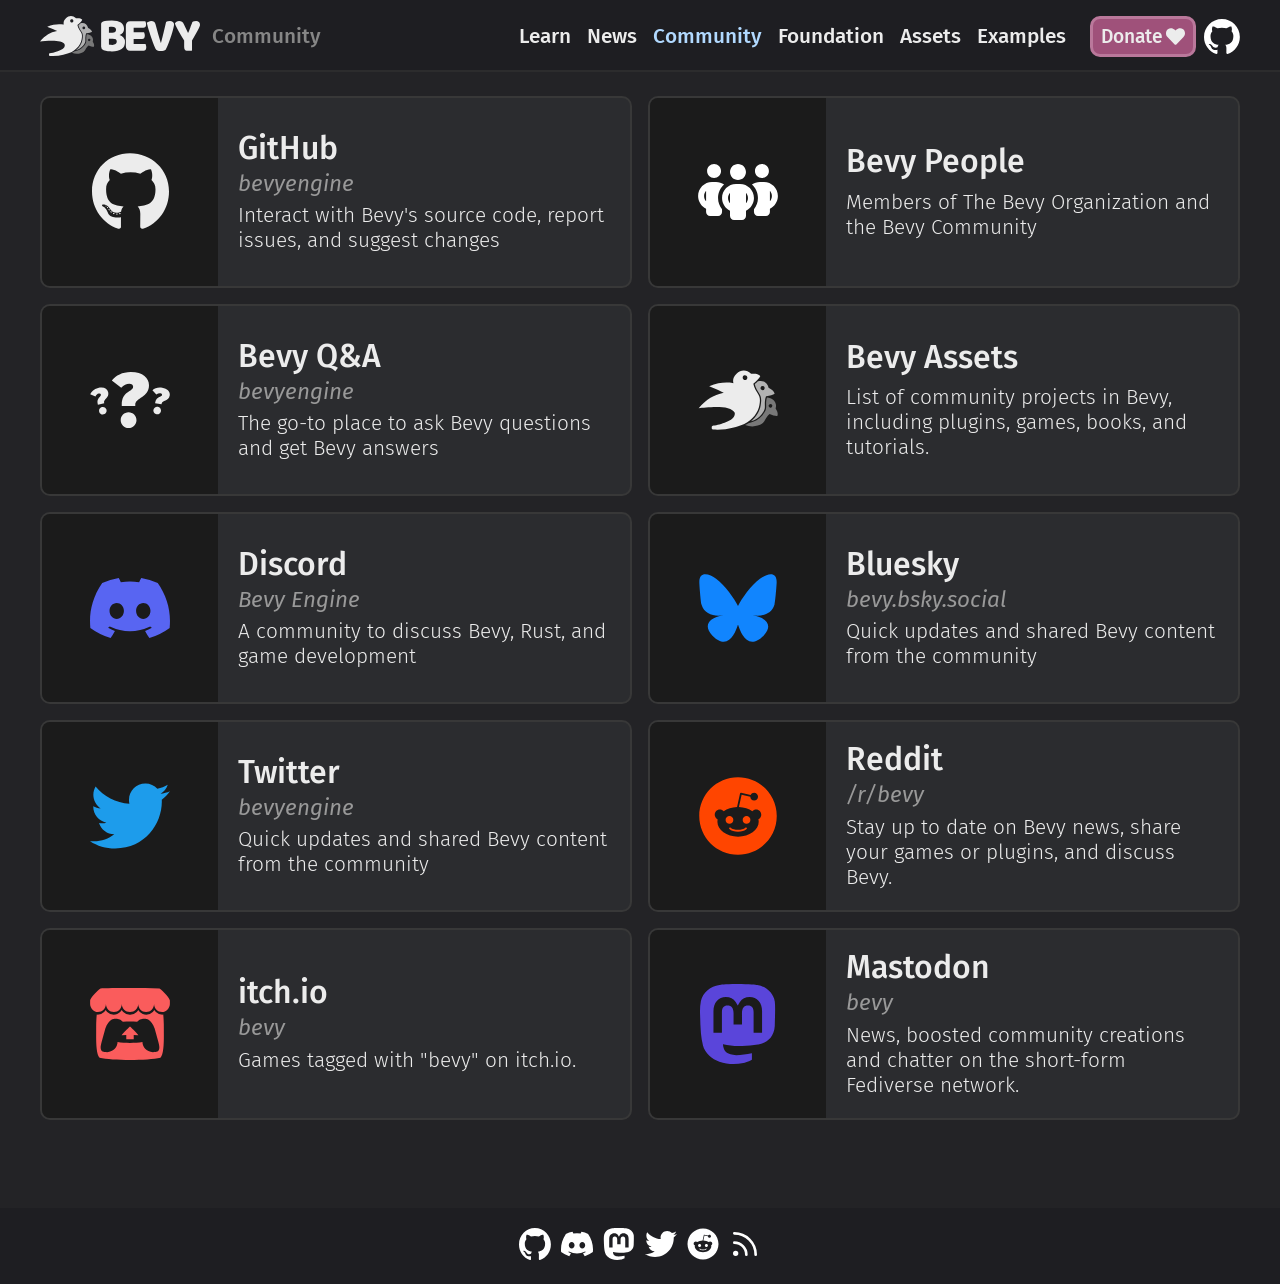
<file: community/index.html>
<!doctype html><html lang=en><head><meta charset=UTF-8><meta content="width=device-width,initial-scale=1" name=viewport><meta content="Bevy Community" property=og:title><meta content=website property=og:type><meta content=https://bevyengine.org//community/ property=og:url><meta content=https://bevyengine.org/assets/bevy_logo_fill.png property=og:image><meta content="Bevy is a refreshingly simple data-driven game engine built in Rust. It is free and open-source forever!" property=og:description><link rel="shortcut icon" href=/assets/favicon.png type=image/png><link href=/site.css rel=stylesheet><link href=/atom.xml rel=alternate type=application/atom+xml><title>Bevy Community</title><body><div class=layout><input class=hidden id=mobile-menu-state type=checkbox><header class="layout__header header print:hidden" data-mobile-menu-state-container><div class=header__content><label class=main-menu-backdrop for=mobile-menu-state></label><label class="header__hamburger button-square button-square--header" for=mobile-menu-state><img alt="Three horizontal lines stacked on top of eachother" height=16 src=/assets/icon-hamburger.svg width=20></label><div class=header__left-block><a class=header__logo href=/> <img alt="Bevy Engine" class=logo height=130 src=/assets/bevy_logo_dark.svg width=520> </a><div class=header__message>Community</div></div><nav class="header__menu main-menu" data-page-menu-switch-state-container role=navigation><div class=main-menu__header><a href=/> <img alt="Bevy Engine" class=logo height=130 src=/assets/bevy_logo_dark.svg width=520> </a><label class="button-square button-square--header" for=mobile-menu-state><img alt="A saltire or x-cross" height=16 src=/assets/icon-times.svg width=16></label></div><div class=main-menu__content><div class=main-menu__page-menu></div><ul class=main-menu__menu><li class="main-menu__entry main-menu__entry--getting-started"><a class=main-menu__link href=/learn/quick-start/getting-started> <span>Getting Started</span> </a><li class=main-menu__entry><a class=main-menu__link href=/learn> <span>Learn</span> </a><li class=main-menu__entry><a class=main-menu__link href=/news> <span>News</span> </a><li class=main-menu__entry><a class="main-menu__link main-menu__link--active" href=/community> <span>Community</span> </a><li class=main-menu__entry><a class=main-menu__link href=/foundation> <span>Foundation</span> </a><li class=main-menu__entry><a class=main-menu__link href=/assets> <span>Assets</span> </a><li class=main-menu__entry><a class=main-menu__link href=/examples> <span>Examples</span> </a></ul></div></nav><div class=header__cta-container><a class="button button--pink header__cta" href=/donate>Donate <img alt="heart icon" class=button__icon height=512 src=/assets/heart.svg width=512> </a><a class="header__cta header__cta--github" href=https://github.com/bevyengine/bevy> <img alt="GitHub repo" height=96 src=/assets/github-mark-white.svg width=98> </a></div></div></header><main class=layout__content><div class=container><div class="padded-content item-grid item-grid--two-cols"><a class=link-card href=https://github.com/bevyengine/bevy> <div class=link-card__img-wrapper><img alt="GitHub logo" class="link-card__img link-card__img--small" height=80 src=/assets/github.svg width=80></div> <div class=link-card__content><h2 class=link-card__title>GitHub</h2><div class=link-card__subtitle>bevyengine</div><p class=link-card__description>Interact with Bevy's source code, report issues, and suggest changes</div> </a><a class=link-card href=/community/people/> <div class=link-card__img-wrapper><img alt="People image" class="link-card__img link-card__img--small" height=80 src=/assets/people.svg width=80></div> <div class=link-card__content><h2 class=link-card__title>Bevy People</h2><p class=link-card__description>Members of The Bevy Organization and the Bevy Community</div> </a><a class=link-card href=https://github.com/bevyengine/bevy/discussions/categories/q-a> <div class=link-card__img-wrapper><img alt="Q and A logo" class="link-card__img link-card__img--small" height=80 src=/assets/q_and_a.svg width=80></div> <div class=link-card__content><h2 class=link-card__title>Bevy Q&A</h2><div class=link-card__subtitle>bevyengine</div><p class=link-card__description>The go-to place to ask Bevy questions and get Bevy answers</div> </a><a class=link-card href=/assets/> <div class=link-card__img-wrapper><img alt="Bevy logo" class="link-card__img link-card__img--small" height=80 src=/assets/bevy_icon_dark.svg width=80></div> <div class=link-card__content><h2 class=link-card__title>Bevy Assets</h2><p class=link-card__description>List of community projects in Bevy, including plugins, games, books, and tutorials.</div> </a><a class=link-card href=https://discord.gg/bevy> <div class=link-card__img-wrapper><img alt="Discord logo" class="link-card__img link-card__img--small" height=80 src=/assets/discord.svg width=80></div> <div class=link-card__content><h2 class=link-card__title>Discord</h2><div class=link-card__subtitle>Bevy Engine</div><p class=link-card__description>A community to discuss Bevy, Rust, and game development</div> </a><a class=link-card href=https://bsky.app/profile/bevy.bsky.social> <div class=link-card__img-wrapper><img alt="Bluesky logo" class="link-card__img link-card__img--small" height=80 src=/assets/bluesky.svg width=80></div> <div class=link-card__content><h2 class=link-card__title>Bluesky</h2><div class=link-card__subtitle>bevy.bsky.social</div><p class=link-card__description>Quick updates and shared Bevy content from the community</div> </a><a class=link-card href=https://twitter.com/BevyEngine> <div class=link-card__img-wrapper><img alt="Twitter logo" class="link-card__img link-card__img--small" height=80 src=/assets/twitter.svg width=80></div> <div class=link-card__content><h2 class=link-card__title>Twitter</h2><div class=link-card__subtitle>bevyengine</div><p class=link-card__description>Quick updates and shared Bevy content from the community</div> </a><a class=link-card href=https://www.reddit.com/r/bevy/> <div class=link-card__img-wrapper><img alt="Reddit logo" class="link-card__img link-card__img--small" height=80 src=/assets/reddit.svg width=80></div> <div class=link-card__content><h2 class=link-card__title>Reddit</h2><div class=link-card__subtitle>/r/bevy</div><p class=link-card__description>Stay up to date on Bevy news, share your games or plugins, and discuss Bevy.</div> </a><a class=link-card href=https://itch.io/games/tag-bevy> <div class=link-card__img-wrapper><img alt="itch.io logo" class="link-card__img link-card__img--small" height=80 src=/assets/itchio-textless.svg width=80></div> <div class=link-card__content><h2 class=link-card__title>itch.io</h2><div class=link-card__subtitle>bevy</div><p class=link-card__description>Games tagged with "bevy" on itch.io.</div> </a><a class=link-card href=https://mastodon.social/@bevy> <div class=link-card__img-wrapper><img alt="Mastodon logo" class="link-card__img link-card__img--small" height=80 src=/assets/mastodon-logo-purple.svg width=80></div> <div class=link-card__content><h2 class=link-card__title>Mastodon</h2><div class=link-card__subtitle>bevy</div><p class=link-card__description>News, boosted community creations and chatter on the short-form Fediverse network.</div> </a></div></div></main><footer class=print:hidden><div class=footer__social-container><a class=footer__social href=https://github.com/bevyengine/bevy> <img alt="Bevy engine's GitHub repo" height=32 src=/assets/github-mark-white.svg width=32> </a><a class=footer__social href=https://discord.gg/bevy> <img alt="Bevy Discord server" height=32 src=/assets/discord.svg width=32> </a><a class=footer__social href=https://mastodon.social/@bevy> <img alt="Bevy Mastodon account" height=32 src=/assets/mastodon-logo-purple.svg width=32> </a><a class=footer__social href=https://twitter.com/BevyEngine> <img alt="Bevy Twitter account" height=32 src=/assets/twitter.svg width=32> </a><a class=footer__social href=https://www.reddit.com/r/bevy/> <img alt="Bevy subreddit" height=32 src=/assets/reddit.svg width=32> </a><a class=footer__social href=/atom.xml> <img alt="Bevy news feed" height=32 src=/assets/feed.svg width=32> </a></div></footer></div><script>const search_params=new URLSearchParams(window.location.search);if(search_params.has(`show_drafts`)||document.cookie.indexOf(`show_drafts`)>=0){let a=`show_drafts`;if(search_params.get(a)===`0`){document.cookie=`show_drafts=;path=/;expires=Thu, 01 Jan 1970 00:00:00 UTC`}else{document.cookie=`show_drafts=1;path=/`;document.body.classList.add(a)}}</script>
</file>
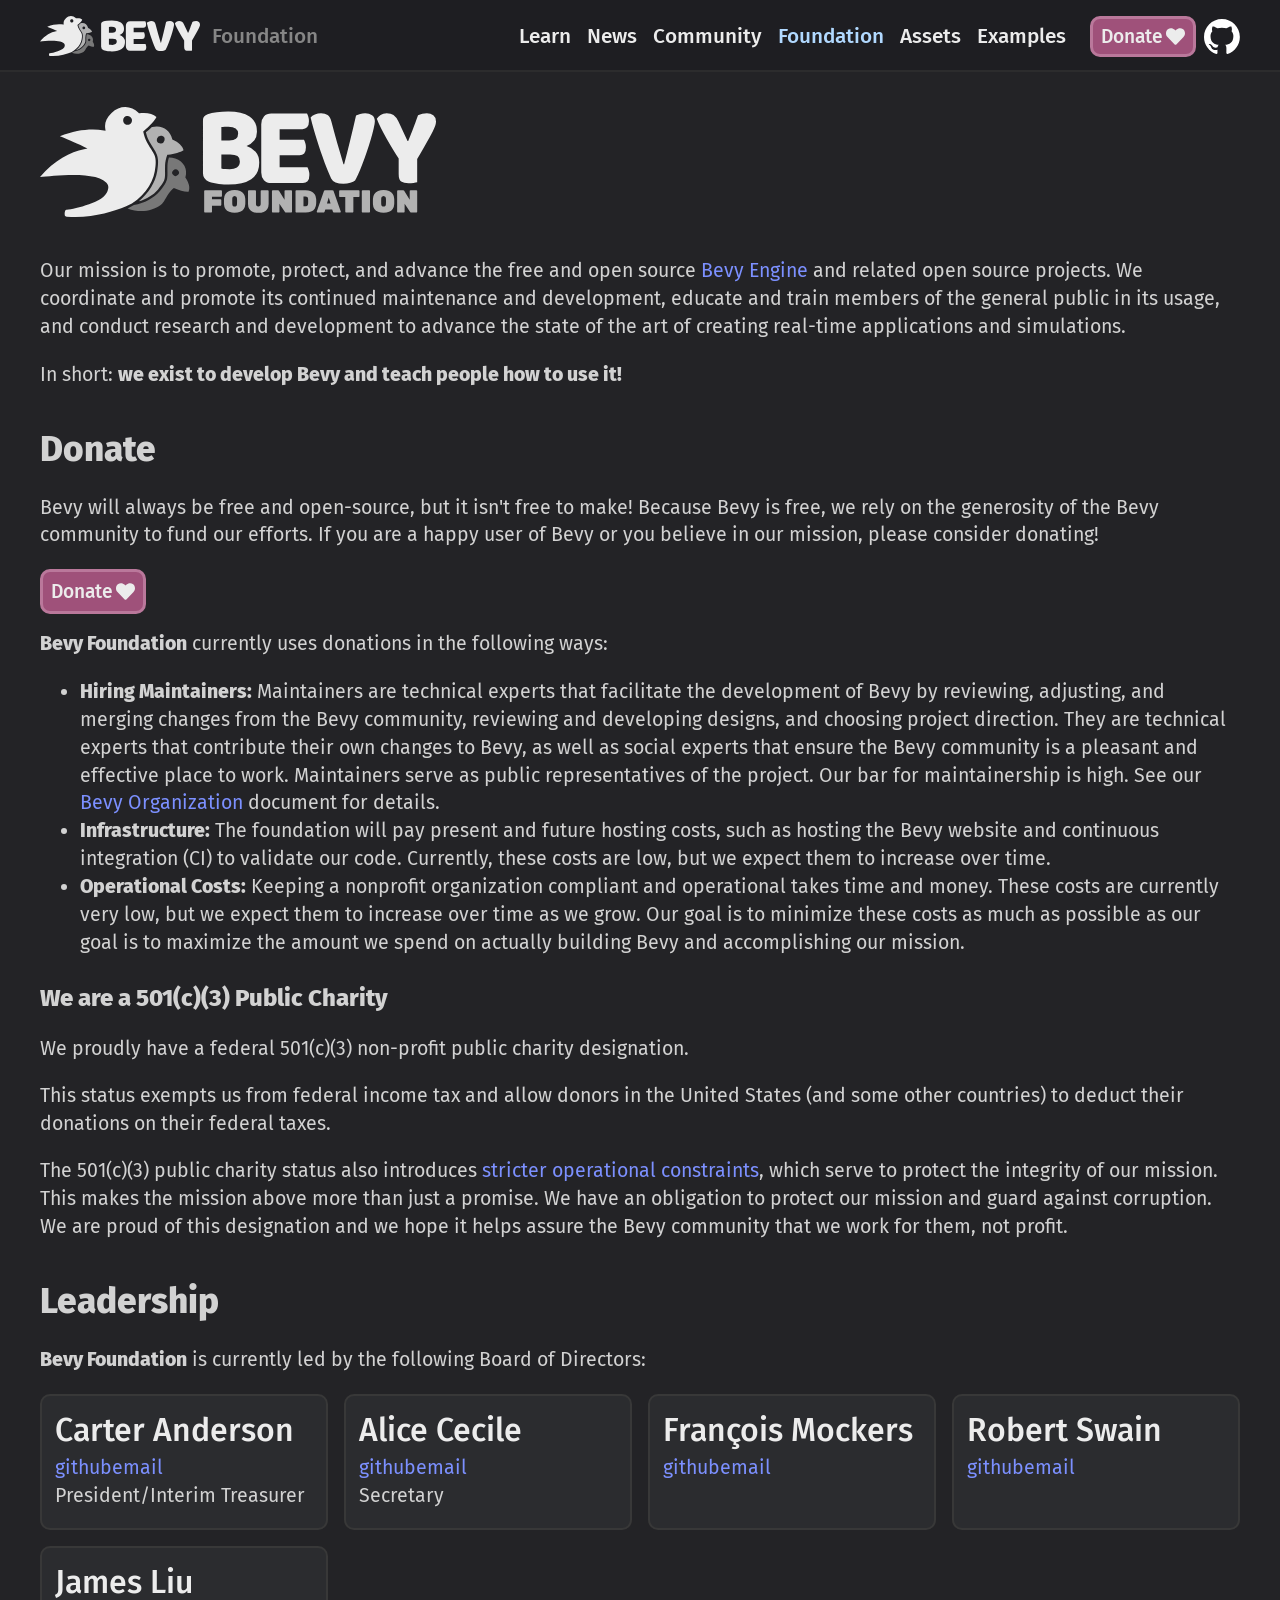
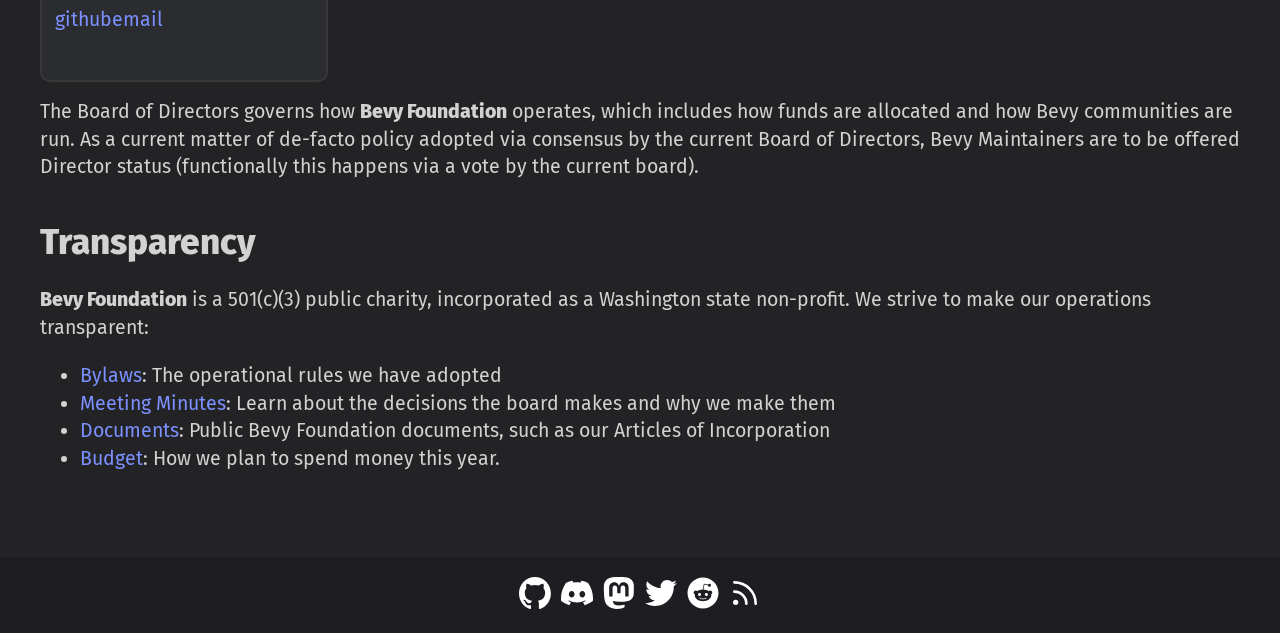
<file: foundation/index.html>
<!doctype html><html lang=en><head><meta charset=UTF-8><meta content="width=device-width,initial-scale=1" name=viewport><meta content="Bevy Foundation" property=og:title><meta content=website property=og:type><meta content=https://bevyengine.org//foundation/ property=og:url><meta content=https://bevyengine.org/assets/bevy_logo_fill.png property=og:image><meta content="Bevy is a refreshingly simple data-driven game engine built in Rust. It is free and open-source forever!" property=og:description><link rel="shortcut icon" href=/assets/favicon.png type=image/png><link href=/site.css rel=stylesheet><link href=/atom.xml rel=alternate type=application/atom+xml><title>Bevy Foundation</title><body><div class=layout><input class=hidden id=mobile-menu-state type=checkbox><header class="layout__header header print:hidden" data-mobile-menu-state-container><div class=header__content><label class=main-menu-backdrop for=mobile-menu-state></label><label class="header__hamburger button-square button-square--header" for=mobile-menu-state><img alt="Three horizontal lines stacked on top of eachother" height=16 src=/assets/icon-hamburger.svg width=20></label><div class=header__left-block><a class=header__logo href=/> <img alt="Bevy Engine" class=logo height=130 src=/assets/bevy_logo_dark.svg width=520> </a><div class=header__message>Foundation</div></div><nav class="header__menu main-menu" data-page-menu-switch-state-container role=navigation><div class=main-menu__header><a href=/> <img alt="Bevy Engine" class=logo height=130 src=/assets/bevy_logo_dark.svg width=520> </a><label class="button-square button-square--header" for=mobile-menu-state><img alt="A saltire or x-cross" height=16 src=/assets/icon-times.svg width=16></label></div><div class=main-menu__content><div class=main-menu__page-menu></div><ul class=main-menu__menu><li class="main-menu__entry main-menu__entry--getting-started"><a class=main-menu__link href=/learn/quick-start/getting-started> <span>Getting Started</span> </a><li class=main-menu__entry><a class=main-menu__link href=/learn> <span>Learn</span> </a><li class=main-menu__entry><a class=main-menu__link href=/news> <span>News</span> </a><li class=main-menu__entry><a class=main-menu__link href=/community> <span>Community</span> </a><li class=main-menu__entry><a class="main-menu__link main-menu__link--active" href=/foundation> <span>Foundation</span> </a><li class=main-menu__entry><a class=main-menu__link href=/assets> <span>Assets</span> </a><li class=main-menu__entry><a class=main-menu__link href=/examples> <span>Examples</span> </a></ul></div></nav><div class=header__cta-container><a class="button button--pink header__cta" href=/donate>Donate <img alt="heart icon" class=button__icon height=512 src=/assets/heart.svg width=512> </a><a class="header__cta header__cta--github" href=https://github.com/bevyengine/bevy> <img alt="GitHub repo" height=96 src=/assets/github-mark-white.svg width=98> </a></div></div></header><main class=layout__content><div class=container><div class=media-content><img alt="Bevy Foundation Logo" class=foundation-logo src=/assets/bevy_foundation.svg><p>Our mission is to promote, protect, and advance the free and open source <a href=/>Bevy Engine</a> and related open source projects. We coordinate and promote its continued maintenance and development, educate and train members of the general public in its usage, and conduct research and development to advance the state of the art of creating real-time applications and simulations.<p>In short: <b>we exist to develop Bevy and teach people how to use it!</b><h2>Donate</h2><p>Bevy will always be free and open-source, but it isn't free to make! Because Bevy is free, we rely on the generosity of the Bevy community to fund our efforts. If you are a happy user of Bevy or you believe in our mission, please consider donating!<div style=margin-bottom:1rem><a class="button button--pink header__cta" href=/donate>Donate <img alt="heart icon" class=button__icon src=/assets/heart.svg></a></div><b>Bevy Foundation</b> currently uses donations in the following ways: <ul><li><b>Hiring Maintainers:</b> Maintainers are technical experts that facilitate the development of Bevy by reviewing, adjusting, and merging changes from the Bevy community, reviewing and developing designs, and choosing project direction. They are technical experts that contribute their own changes to Bevy, as well as social experts that ensure the Bevy community is a pleasant and effective place to work. Maintainers serve as public representatives of the project. Our bar for maintainership is high. See our <a href=https://bevyengine.org/learn/contribute/project-information/bevy-organization/#maintainer>Bevy Organization</a> document for details.<li><b>Infrastructure:</b> The foundation will pay present and future hosting costs, such as hosting the Bevy website and continuous integration (CI) to validate our code. Currently, these costs are low, but we expect them to increase over time.<li><b>Operational Costs:</b> Keeping a nonprofit organization compliant and operational takes time and money. These costs are currently very low, but we expect them to increase over time as we grow. Our goal is to minimize these costs as much as possible as our goal is to maximize the amount we spend on actually building Bevy and accomplishing our mission.</ul><h3>We are a 501(c)(3) Public Charity</h3><p>We proudly have a federal 501(c)(3) non-profit public charity designation.<p>This status exempts us from federal income tax and allow donors in the United States (and some other countries) to deduct their donations on their federal taxes.<p>The 501(c)(3) public charity status also introduces <a href=https://www.501c3.org/what-is-a-501c3/>stricter operational constraints</a>, which serve to protect the integrity of our mission. This makes the mission above more than just a promise. We have an obligation to protect our mission and guard against corruption. We are proud of this designation and we hope it helps assure the Bevy community that we work for them, not profit.<h2>Leadership</h2><p><b>Bevy Foundation</b> is currently led by the following Board of Directors:<div class="item-grid item-grid--multi-cols"><div class="card director-card" onclick="location.href='https://github.com/cart';"><div class="card-text media-content card-dense"><div class=card-title><div>Carter Anderson</div></div><a href=https://github.com/cart>github</a><a href=mailto:cart@bevyengine.org>email</a><div>President/Interim Treasurer</div></div></div><div class="card director-card" onclick="location.href='https://github.com/alice-i-cecile'"><div class="card-text media-content card-dense"><div class=card-title><div>Alice Cecile</div></div><a href=https://github.com/alice-i-cecile>github</a><a href=mailto:alice@bevyengine.org>email</a><div>Secretary</div></div></div><div class="card director-card" onclick="location.href='https://github.com/mockersf'"><div class="card-text media-content card-dense"><div class=card-title><div>François Mockers</div></div><a href=https://github.com/mockersf>github</a><a href=mailto:francois@bevyengine.org>email</a></div></div><div class="card director-card" onclick="location.href='https://github.com/superdump'"><div class="card-text media-content card-dense"><div class=card-title><div>Robert Swain</div></div><a href=https://github.com/superdump>github</a><a href=mailto:rob@bevyengine.org>email</a></div></div><div class="card director-card" onclick="location.href='https://github.com/james7132'"><div class="card-text media-content card-dense"><div class=card-title><div>James Liu</div></div><a href=https://github.com/james7132>github</a><a href=mailto:james@bevyengine.org>email</a></div></div></div><div style=margin-top:1rem>The Board of Directors governs how <b>Bevy Foundation</b> operates, which includes how funds are allocated and how Bevy communities are run. As a current matter of de-facto policy adopted via consensus by the current Board of Directors, Bevy Maintainers are to be offered Director status (functionally this happens via a vote by the current board).</div><h2>Transparency</h2><p><b>Bevy Foundation</b> is a 501(c)(3) public charity, incorporated as a Washington state non-profit. We strive to make our operations transparent:<ul><li><a href=/foundation/bylaws>Bylaws</a>: The operational rules we have adopted<li><a href=/foundation/meeting-minutes>Meeting Minutes</a>: Learn about the decisions the board makes and why we make them<li><a href="https://drive.google.com/drive/u/0/folders/1Q_vdAaI0tsWZdcddL9lDicDZhjPl79s9?ths=true">Documents</a>: Public Bevy Foundation documents, such as our Articles of Incorporation<li><a href=/foundation/budget>Budget</a>: How we plan to spend money this year.</ul></div></div></main><footer class=print:hidden><div class=footer__social-container><a class=footer__social href=https://github.com/bevyengine/bevy> <img alt="Bevy engine's GitHub repo" height=32 src=/assets/github-mark-white.svg width=32> </a><a class=footer__social href=https://discord.gg/bevy> <img alt="Bevy Discord server" height=32 src=/assets/discord.svg width=32> </a><a class=footer__social href=https://mastodon.social/@bevy> <img alt="Bevy Mastodon account" height=32 src=/assets/mastodon-logo-purple.svg width=32> </a><a class=footer__social href=https://twitter.com/BevyEngine> <img alt="Bevy Twitter account" height=32 src=/assets/twitter.svg width=32> </a><a class=footer__social href=https://www.reddit.com/r/bevy/> <img alt="Bevy subreddit" height=32 src=/assets/reddit.svg width=32> </a><a class=footer__social href=/atom.xml> <img alt="Bevy news feed" height=32 src=/assets/feed.svg width=32> </a></div></footer></div><script>const search_params=new URLSearchParams(window.location.search);if(search_params.has(`show_drafts`)||document.cookie.indexOf(`show_drafts`)>=0){let a=`show_drafts`;if(search_params.get(a)===`0`){document.cookie=`show_drafts=;path=/;expires=Thu, 01 Jan 1970 00:00:00 UTC`}else{document.cookie=`show_drafts=1;path=/`;document.body.classList.add(a)}}</script>
</file>
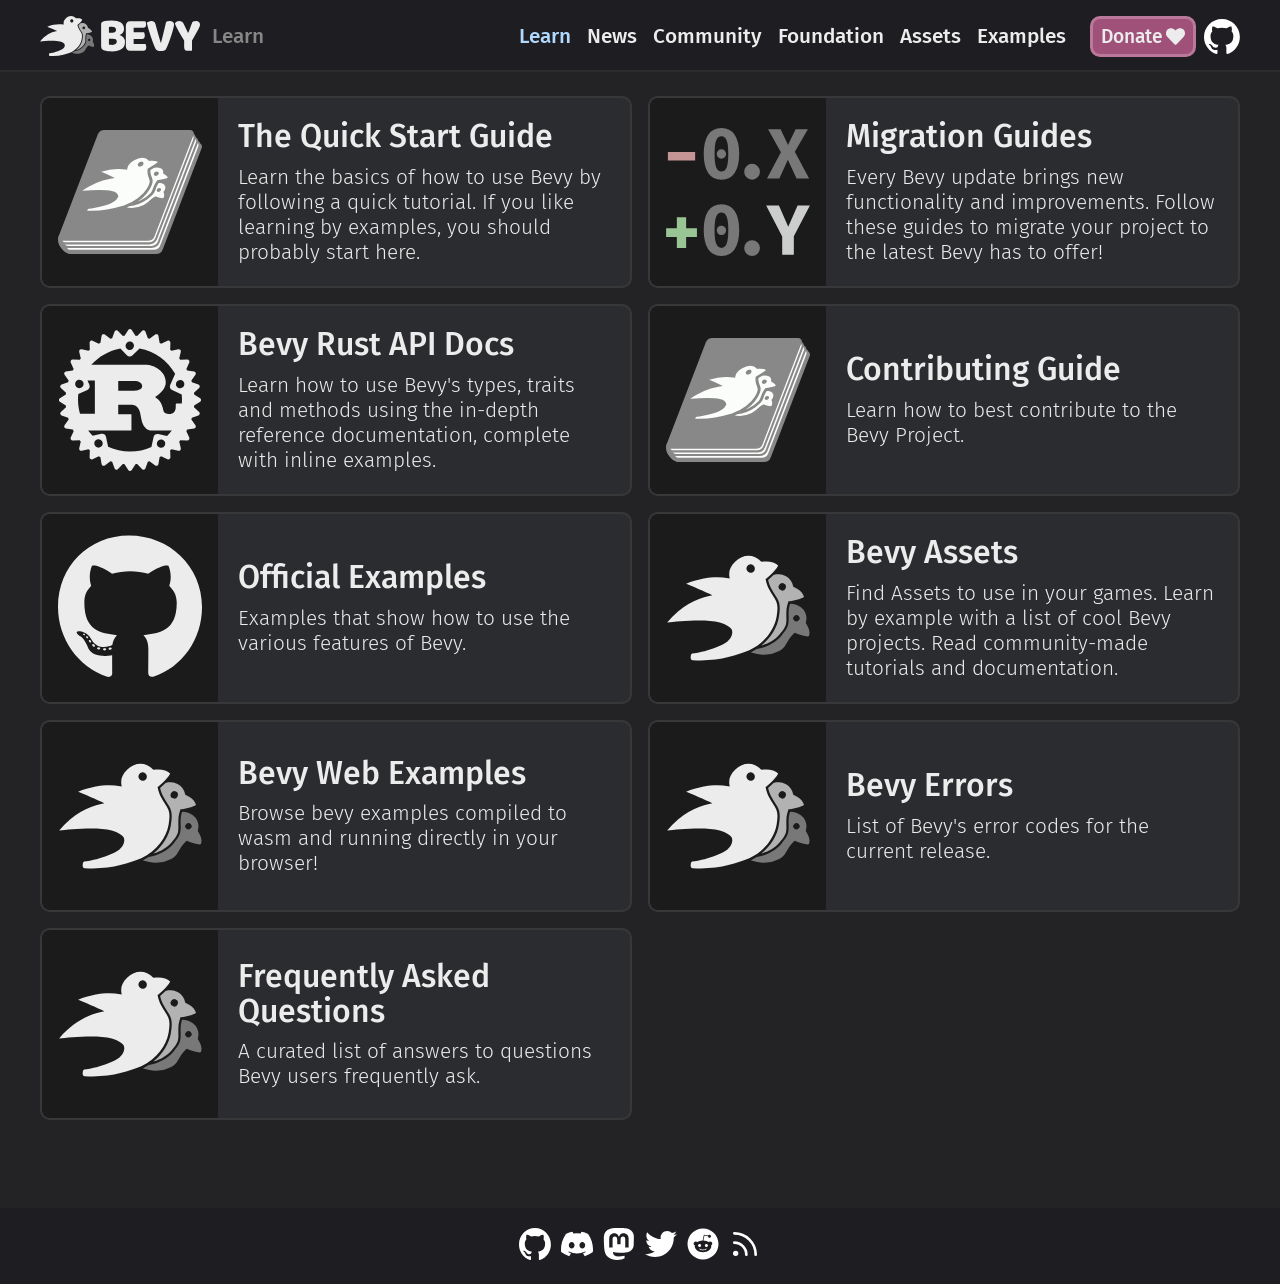
<file: learn/index.html>
<!doctype html><html lang=en><head><meta charset=UTF-8><meta content="width=device-width,initial-scale=1" name=viewport><meta content="Learn Bevy" property=og:title><meta content=website property=og:type><meta content=https://bevyengine.org//learn/ property=og:url><meta content=https://bevyengine.org/assets/bevy_logo_fill.png property=og:image><meta content="Bevy is a refreshingly simple data-driven game engine built in Rust. It is free and open-source forever!" property=og:description><link rel="shortcut icon" href=/assets/favicon.png type=image/png><link href=/site.css rel=stylesheet><link href=/atom.xml rel=alternate type=application/atom+xml><title>Learn Bevy</title><body><div class=layout><input class=hidden id=mobile-menu-state type=checkbox><header class="layout__header header print:hidden" data-mobile-menu-state-container><div class=header__content><label class=main-menu-backdrop for=mobile-menu-state></label><label class="header__hamburger button-square button-square--header" for=mobile-menu-state><img alt="Three horizontal lines stacked on top of eachother" height=16 src=/assets/icon-hamburger.svg width=20></label><div class=header__left-block><a class=header__logo href=/> <img alt="Bevy Engine" class=logo height=130 src=/assets/bevy_logo_dark.svg width=520> </a><div class=header__message>Learn</div></div><nav class="header__menu main-menu" data-page-menu-switch-state-container role=navigation><div class=main-menu__header><a href=/> <img alt="Bevy Engine" class=logo height=130 src=/assets/bevy_logo_dark.svg width=520> </a><label class="button-square button-square--header" for=mobile-menu-state><img alt="A saltire or x-cross" height=16 src=/assets/icon-times.svg width=16></label></div><div class=main-menu__content><div class=main-menu__page-menu></div><ul class=main-menu__menu><li class="main-menu__entry main-menu__entry--getting-started"><a class=main-menu__link href=/learn/quick-start/getting-started> <span>Getting Started</span> </a><li class=main-menu__entry><a class="main-menu__link main-menu__link--active" href=/learn> <span>Learn</span> </a><li class=main-menu__entry><a class=main-menu__link href=/news> <span>News</span> </a><li class=main-menu__entry><a class=main-menu__link href=/community> <span>Community</span> </a><li class=main-menu__entry><a class=main-menu__link href=/foundation> <span>Foundation</span> </a><li class=main-menu__entry><a class=main-menu__link href=/assets> <span>Assets</span> </a><li class=main-menu__entry><a class=main-menu__link href=/examples> <span>Examples</span> </a></ul></div></nav><div class=header__cta-container><a class="button button--pink header__cta" href=/donate>Donate <img alt="heart icon" class=button__icon height=512 src=/assets/heart.svg width=512> </a><a class="header__cta header__cta--github" href=https://github.com/bevyengine/bevy> <img alt="GitHub repo" height=96 src=/assets/github-mark-white.svg width=98> </a></div></div></header><main class=layout__content><div class=container><div class="padded-content item-grid item-grid--two-cols"><a class=link-card href=/learn/quick-start/introduction> <div class=link-card__img-wrapper><img alt="Bevy book" class=link-card__img height=190 src=/assets/book.svg width=180></div> <div class=link-card__content><h2 class=link-card__title>The Quick Start Guide</h2><p class=link-card__description>Learn the basics of how to use Bevy by following a quick tutorial. If you like learning by examples, you should probably start here.</div> </a><a class=link-card href=/learn/migration-guides/introduction> <div class=link-card__img-wrapper><img alt="Versions diff" class=link-card__img height=190 src=/assets/migration-guides.svg width=180></div> <div class=link-card__content><h2 class=link-card__title>Migration Guides</h2><p class=link-card__description>Every Bevy update brings new functionality and improvements. Follow these guides to migrate your project to the latest Bevy has to offer!</div> </a><a class=link-card href=https://docs.rs/bevy> <div class=link-card__img-wrapper><img alt="Rust logo" class=link-card__img height=190 src=/assets/rust-logo-light.svg width=180></div> <div class=link-card__content><h2 class=link-card__title>Bevy Rust API Docs</h2><p class=link-card__description>Learn how to use Bevy's types, traits and methods using the in-depth reference documentation, complete with inline examples.</div> </a><a class=link-card href=/learn/contribute/introduction> <div class=link-card__img-wrapper><img alt="A slanted book" class=link-card__img height=190 src=/assets/book.svg width=180></div> <div class=link-card__content><h2 class=link-card__title>Contributing Guide</h2><p class=link-card__description>Learn how to best contribute to the Bevy Project.</div> </a><a class=link-card href=https://github.com/bevyengine/bevy/tree/latest/examples#examples> <div class=link-card__img-wrapper><img alt="GitHub logo" class=link-card__img height=190 src=/assets/github.svg width=180></div> <div class=link-card__content><h2 class=link-card__title>Official Examples</h2><p class=link-card__description>Examples that show how to use the various features of Bevy.</div> </a><a class=link-card href=/assets> <div class=link-card__img-wrapper><img alt="Bevy logo" class=link-card__img height=190 src=/assets/bevy_icon_dark.svg width=180></div> <div class=link-card__content><h2 class=link-card__title>Bevy Assets</h2><p class=link-card__description>Find Assets to use in your games. Learn by example with a list of cool Bevy projects. Read community-made tutorials and documentation.</div> </a><a class=link-card href=/examples> <div class=link-card__img-wrapper><img alt="Bevy logo" class=link-card__img height=190 src=/assets/bevy_icon_dark.svg width=180></div> <div class=link-card__content><h2 class=link-card__title>Bevy Web Examples</h2><p class=link-card__description>Browse bevy examples compiled to wasm and running directly in your browser!</div> </a><a class=link-card href=/learn/errors/introduction> <div class=link-card__img-wrapper><img alt="Bevy logo" class=link-card__img height=190 src=/assets/bevy_icon_dark.svg width=180></div> <div class=link-card__content><h2 class=link-card__title>Bevy Errors</h2><p class=link-card__description>List of Bevy's error codes for the current release.</div> </a><a class=link-card href=/faq> <div class=link-card__img-wrapper><img alt="Bevy logo" class=link-card__img height=190 src=/assets/bevy_icon_dark.svg width=180></div> <div class=link-card__content><h2 class=link-card__title>Frequently Asked Questions</h2><p class=link-card__description>A curated list of answers to questions Bevy users frequently ask.</div> </a></div></div></main><footer class=print:hidden><div class=footer__social-container><a class=footer__social href=https://github.com/bevyengine/bevy> <img alt="Bevy engine's GitHub repo" height=32 src=/assets/github-mark-white.svg width=32> </a><a class=footer__social href=https://discord.gg/bevy> <img alt="Bevy Discord server" height=32 src=/assets/discord.svg width=32> </a><a class=footer__social href=https://mastodon.social/@bevy> <img alt="Bevy Mastodon account" height=32 src=/assets/mastodon-logo-purple.svg width=32> </a><a class=footer__social href=https://twitter.com/BevyEngine> <img alt="Bevy Twitter account" height=32 src=/assets/twitter.svg width=32> </a><a class=footer__social href=https://www.reddit.com/r/bevy/> <img alt="Bevy subreddit" height=32 src=/assets/reddit.svg width=32> </a><a class=footer__social href=/atom.xml> <img alt="Bevy news feed" height=32 src=/assets/feed.svg width=32> </a></div></footer></div><script>const search_params=new URLSearchParams(window.location.search);if(search_params.has(`show_drafts`)||document.cookie.indexOf(`show_drafts`)>=0){let a=`show_drafts`;if(search_params.get(a)===`0`){document.cookie=`show_drafts=;path=/;expires=Thu, 01 Jan 1970 00:00:00 UTC`}else{document.cookie=`show_drafts=1;path=/`;document.body.classList.add(a)}}</script>
</file>
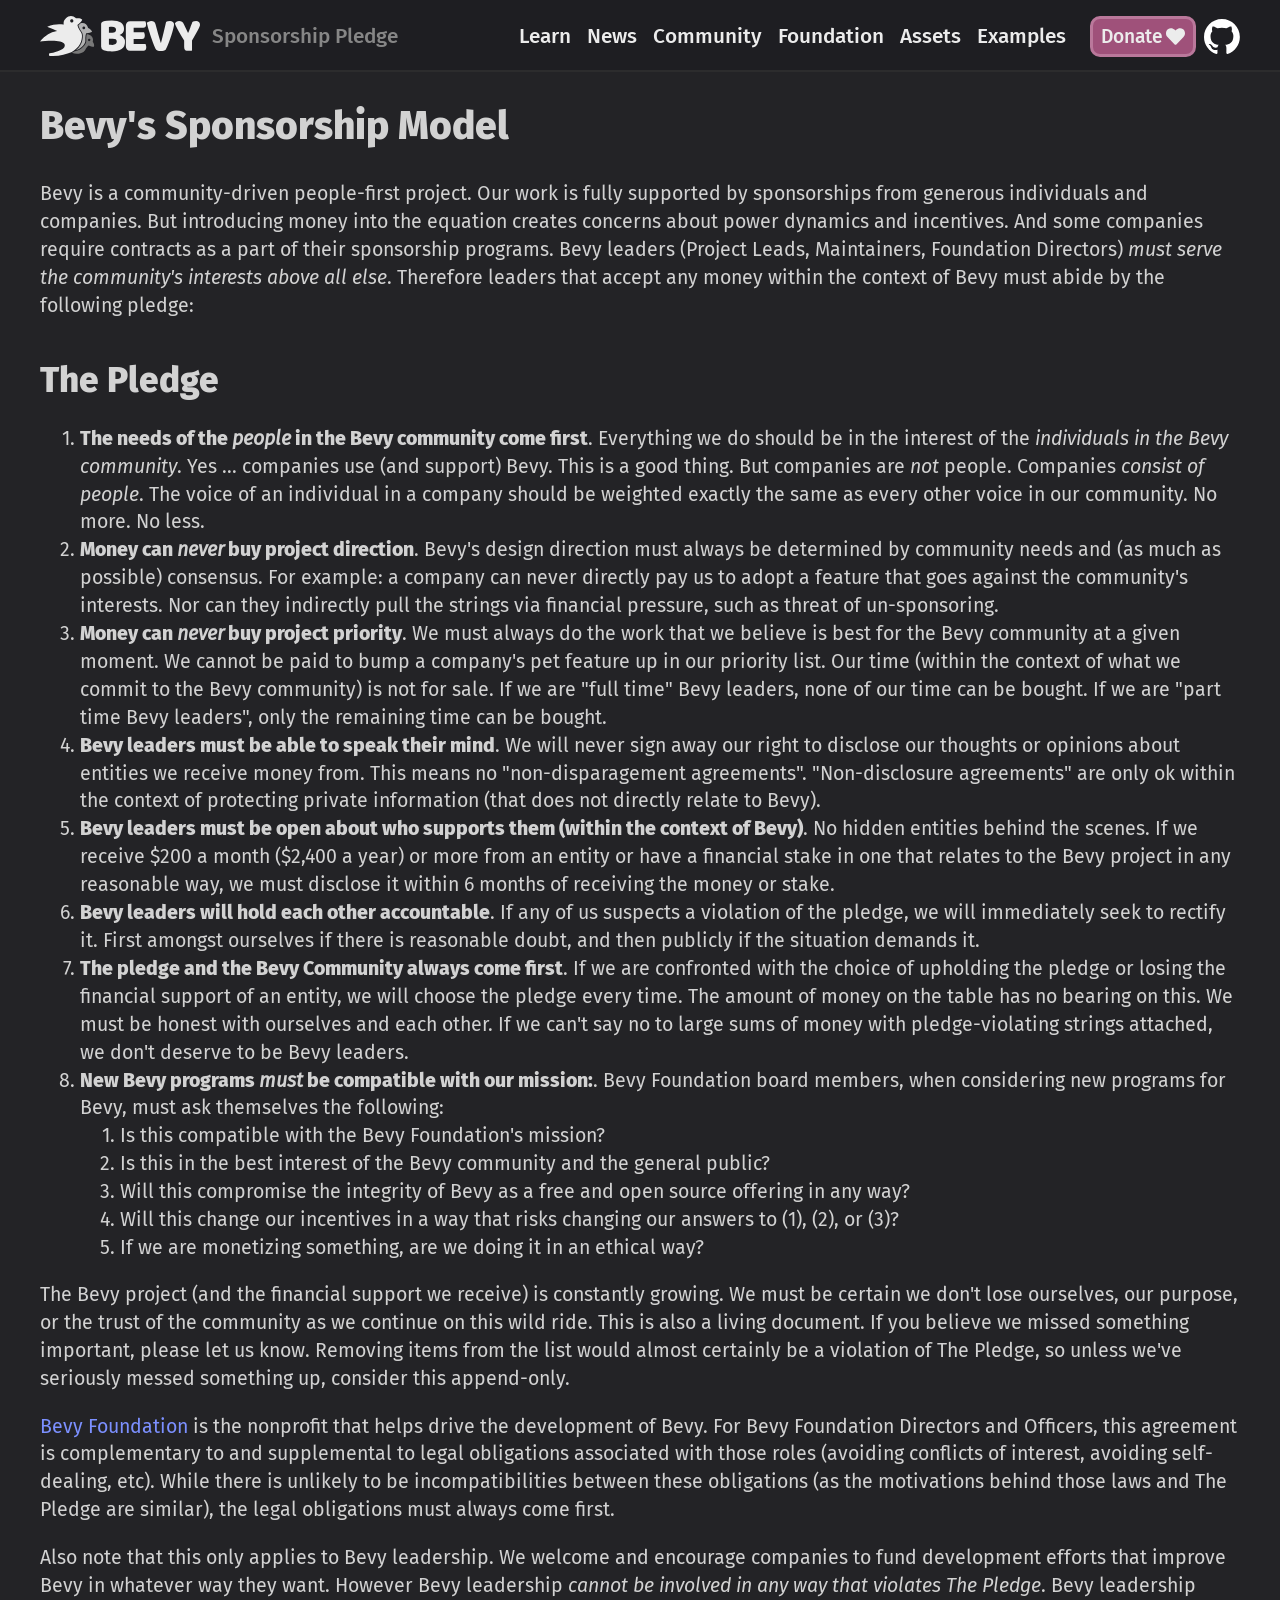
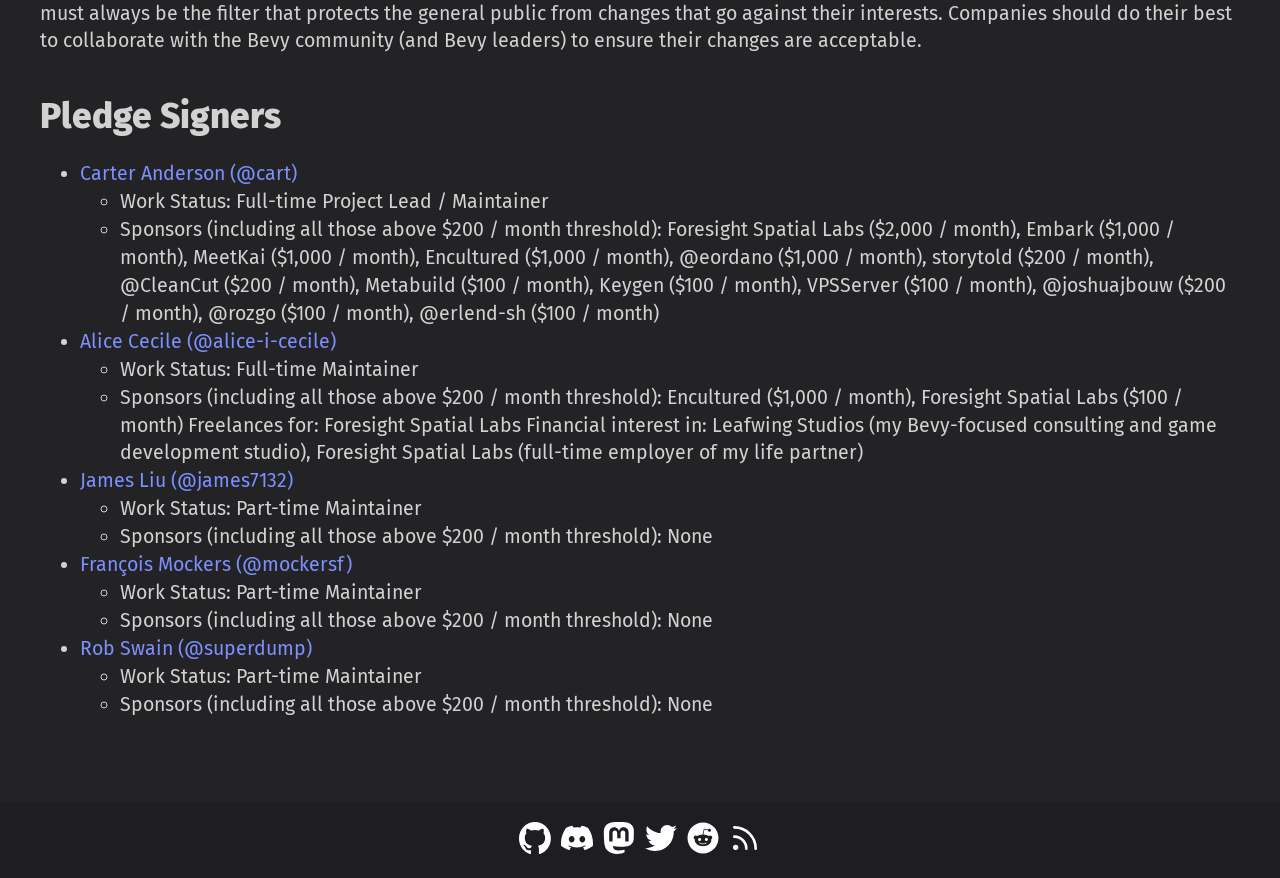
<file: sponsorship-pledge/index.html>
<!doctype html><html lang=en><head><meta charset=UTF-8><meta content="width=device-width,initial-scale=1" name=viewport><meta content="Bevy Sponsorship Pledge" property=og:title><meta content=website property=og:type><meta content=https://bevyengine.org//sponsorship-pledge/ property=og:url><meta content=https://bevyengine.org/assets/bevy_logo_fill.png property=og:image><meta content="Bevy is a refreshingly simple data-driven game engine built in Rust. It is free and open-source forever!" property=og:description><link rel="shortcut icon" href=/assets/favicon.png type=image/png><link href=/site.css rel=stylesheet><link href=/atom.xml rel=alternate type=application/atom+xml><title>Bevy Sponsorship Pledge</title><body><div class=layout><input class=hidden id=mobile-menu-state type=checkbox><header class="layout__header header print:hidden" data-mobile-menu-state-container><div class=header__content><label class=main-menu-backdrop for=mobile-menu-state></label><label class="header__hamburger button-square button-square--header" for=mobile-menu-state><img alt="Three horizontal lines stacked on top of eachother" height=16 src=/assets/icon-hamburger.svg width=20></label><div class=header__left-block><a class=header__logo href=/> <img alt="Bevy Engine" class=logo height=130 src=/assets/bevy_logo_dark.svg width=520> </a><div class=header__message>Sponsorship Pledge</div></div><nav class="header__menu main-menu" data-page-menu-switch-state-container role=navigation><div class=main-menu__header><a href=/> <img alt="Bevy Engine" class=logo height=130 src=/assets/bevy_logo_dark.svg width=520> </a><label class="button-square button-square--header" for=mobile-menu-state><img alt="A saltire or x-cross" height=16 src=/assets/icon-times.svg width=16></label></div><div class=main-menu__content><div class=main-menu__page-menu></div><ul class=main-menu__menu><li class="main-menu__entry main-menu__entry--getting-started"><a class=main-menu__link href=/learn/quick-start/getting-started> <span>Getting Started</span> </a><li class=main-menu__entry><a class=main-menu__link href=/learn> <span>Learn</span> </a><li class=main-menu__entry><a class=main-menu__link href=/news> <span>News</span> </a><li class=main-menu__entry><a class=main-menu__link href=/community> <span>Community</span> </a><li class=main-menu__entry><a class=main-menu__link href=/foundation> <span>Foundation</span> </a><li class=main-menu__entry><a class=main-menu__link href=/assets> <span>Assets</span> </a><li class=main-menu__entry><a class=main-menu__link href=/examples> <span>Examples</span> </a></ul></div></nav><div class=header__cta-container><a class="button button--pink header__cta" href=/donate>Donate <img alt="heart icon" class=button__icon height=512 src=/assets/heart.svg width=512> </a><a class="header__cta header__cta--github" href=https://github.com/bevyengine/bevy> <img alt="GitHub repo" height=96 src=/assets/github-mark-white.svg width=98> </a></div></div></header><main class=layout__content><div class=container><div class=media-content><h1>Bevy's Sponsorship Model</h1> Bevy is a community-driven people-first project. Our work is fully supported by sponsorships from generous individuals and companies. But introducing money into the equation creates concerns about power dynamics and incentives. And some companies require contracts as a part of their sponsorship programs. Bevy leaders (Project Leads, Maintainers, Foundation Directors) <i>must serve the community's interests above all else</i>. Therefore leaders that accept any money within the context of Bevy must abide by the following pledge: <h2>The Pledge</h2><ol><li><b>The needs of the <i>people</i> in the Bevy community come first</b>. Everything we do should be in the interest of the <i>individuals in the Bevy community</i>. Yes ... companies use (and support) Bevy. This is a good thing. But companies are <i>not</i> people. Companies <i>consist of people</i>. The voice of an individual in a company should be weighted exactly the same as every other voice in our community. No more. No less.<li><b>Money can <i>never</i> buy project direction</b>. Bevy's design direction must always be determined by community needs and (as much as possible) consensus. For example: a company can never directly pay us to adopt a feature that goes against the community's interests. Nor can they indirectly pull the strings via financial pressure, such as threat of un-sponsoring.<li><b>Money can <i>never</i> buy project priority</b>. We must always do the work that we believe is best for the Bevy community at a given moment. We cannot be paid to bump a company's pet feature up in our priority list. Our time (within the context of what we commit to the Bevy community) is not for sale. If we are "full time" Bevy leaders, none of our time can be bought. If we are "part time Bevy leaders", only the remaining time can be bought.<li><b>Bevy leaders must be able to speak their mind</b>. We will never sign away our right to disclose our thoughts or opinions about entities we receive money from. This means no "non-disparagement agreements". "Non-disclosure agreements" are only ok within the context of protecting private information (that does not directly relate to Bevy).<li><b>Bevy leaders must be open about who supports them (within the context of Bevy)</b>. No hidden entities behind the scenes. If we receive $200 a month ($2,400 a year) or more from an entity or have a financial stake in one that relates to the Bevy project in any reasonable way, we must disclose it within 6 months of receiving the money or stake.<li><b>Bevy leaders will hold each other accountable</b>. If any of us suspects a violation of the pledge, we will immediately seek to rectify it. First amongst ourselves if there is reasonable doubt, and then publicly if the situation demands it.<li><b>The pledge and the Bevy Community always come first</b>. If we are confronted with the choice of upholding the pledge or losing the financial support of an entity, we will choose the pledge every time. The amount of money on the table has no bearing on this. We must be honest with ourselves and each other. If we can't say no to large sums of money with pledge-violating strings attached, we don't deserve to be Bevy leaders.<li><b>New Bevy programs <i>must</i> be compatible with our mission:</b>. Bevy Foundation board members, when considering new programs for Bevy, must ask themselves the following: <ol><li>Is this compatible with the Bevy Foundation's mission?<li>Is this in the best interest of the Bevy community and the general public?<li>Will this compromise the integrity of Bevy as a free and open source offering in any way?<li>Will this change our incentives in a way that risks changing our answers to (1), (2), or (3)?<li>If we are monetizing something, are we doing it in an ethical way?</ol></ol><p>The Bevy project (and the financial support we receive) is constantly growing. We must be certain we don't lose ourselves, our purpose, or the trust of the community as we continue on this wild ride. This is also a living document. If you believe we missed something important, please let us know. Removing items from the list would almost certainly be a violation of The Pledge, so unless we've seriously messed something up, consider this append-only.<p><a href=/foundation>Bevy Foundation</a> is the nonprofit that helps drive the development of Bevy. For Bevy Foundation Directors and Officers, this agreement is complementary to and supplemental to legal obligations associated with those roles (avoiding conflicts of interest, avoiding self-dealing, etc). While there is unlikely to be incompatibilities between these obligations (as the motivations behind those laws and The Pledge are similar), the legal obligations must always come first.<p>Also note that this only applies to Bevy leadership. We welcome and encourage companies to fund development efforts that improve Bevy in whatever way they want. However Bevy leadership <i>cannot be involved in any way that violates The Pledge</i>. Bevy leadership must always be the filter that protects the general public from changes that go against their interests. Companies should do their best to collaborate with the Bevy community (and Bevy leaders) to ensure their changes are acceptable.<h2>Pledge Signers</h2><ul><li><a href=https://github.com/sponsors/cart>Carter Anderson (@cart)</a> <ul><li>Work Status: Full-time Project Lead / Maintainer<li>Sponsors (including all those above $200 / month threshold): Foresight Spatial Labs ($2,000 / month), Embark ($1,000 / month), MeetKai ($1,000 / month), Encultured ($1,000 / month), @eordano ($1,000 / month), storytold ($200 / month), @CleanCut ($200 / month), Metabuild ($100 / month), Keygen ($100 / month), VPSServer ($100 / month), @joshuajbouw ($200 / month), @rozgo ($100 / month), @erlend-sh ($100 / month)</ul><li><a href=https://github.com/sponsors/alice-i-cecile>Alice Cecile (@alice-i-cecile)</a> <ul><li>Work Status: Full-time Maintainer<li>Sponsors (including all those above $200 / month threshold): Encultured ($1,000 / month), Foresight Spatial Labs ($100 / month) Freelances for: Foresight Spatial Labs Financial interest in: Leafwing Studios (my Bevy-focused consulting and game development studio), Foresight Spatial Labs (full-time employer of my life partner)</ul><li><a href=https://github.com/sponsors/james7132>James Liu (@james7132)</a> <ul><li>Work Status: Part-time Maintainer<li>Sponsors (including all those above $200 / month threshold): None</ul><li><a href=https://github.com/sponsors/mockersf>François Mockers (@mockersf)</a> <ul><li>Work Status: Part-time Maintainer<li>Sponsors (including all those above $200 / month threshold): None</ul><li><a href=https://github.com/superdump>Rob Swain (@superdump)</a> <ul><li>Work Status: Part-time Maintainer<li>Sponsors (including all those above $200 / month threshold): None</ul></ul></div></div></main><footer class=print:hidden><div class=footer__social-container><a class=footer__social href=https://github.com/bevyengine/bevy> <img alt="Bevy engine's GitHub repo" height=32 src=/assets/github-mark-white.svg width=32> </a><a class=footer__social href=https://discord.gg/bevy> <img alt="Bevy Discord server" height=32 src=/assets/discord.svg width=32> </a><a class=footer__social href=https://mastodon.social/@bevy> <img alt="Bevy Mastodon account" height=32 src=/assets/mastodon-logo-purple.svg width=32> </a><a class=footer__social href=https://twitter.com/BevyEngine> <img alt="Bevy Twitter account" height=32 src=/assets/twitter.svg width=32> </a><a class=footer__social href=https://www.reddit.com/r/bevy/> <img alt="Bevy subreddit" height=32 src=/assets/reddit.svg width=32> </a><a class=footer__social href=/atom.xml> <img alt="Bevy news feed" height=32 src=/assets/feed.svg width=32> </a></div></footer></div><script>const search_params=new URLSearchParams(window.location.search);if(search_params.has(`show_drafts`)||document.cookie.indexOf(`show_drafts`)>=0){let a=`show_drafts`;if(search_params.get(a)===`0`){document.cookie=`show_drafts=;path=/;expires=Thu, 01 Jan 1970 00:00:00 UTC`}else{document.cookie=`show_drafts=1;path=/`;document.body.classList.add(a)}}</script>
</file>
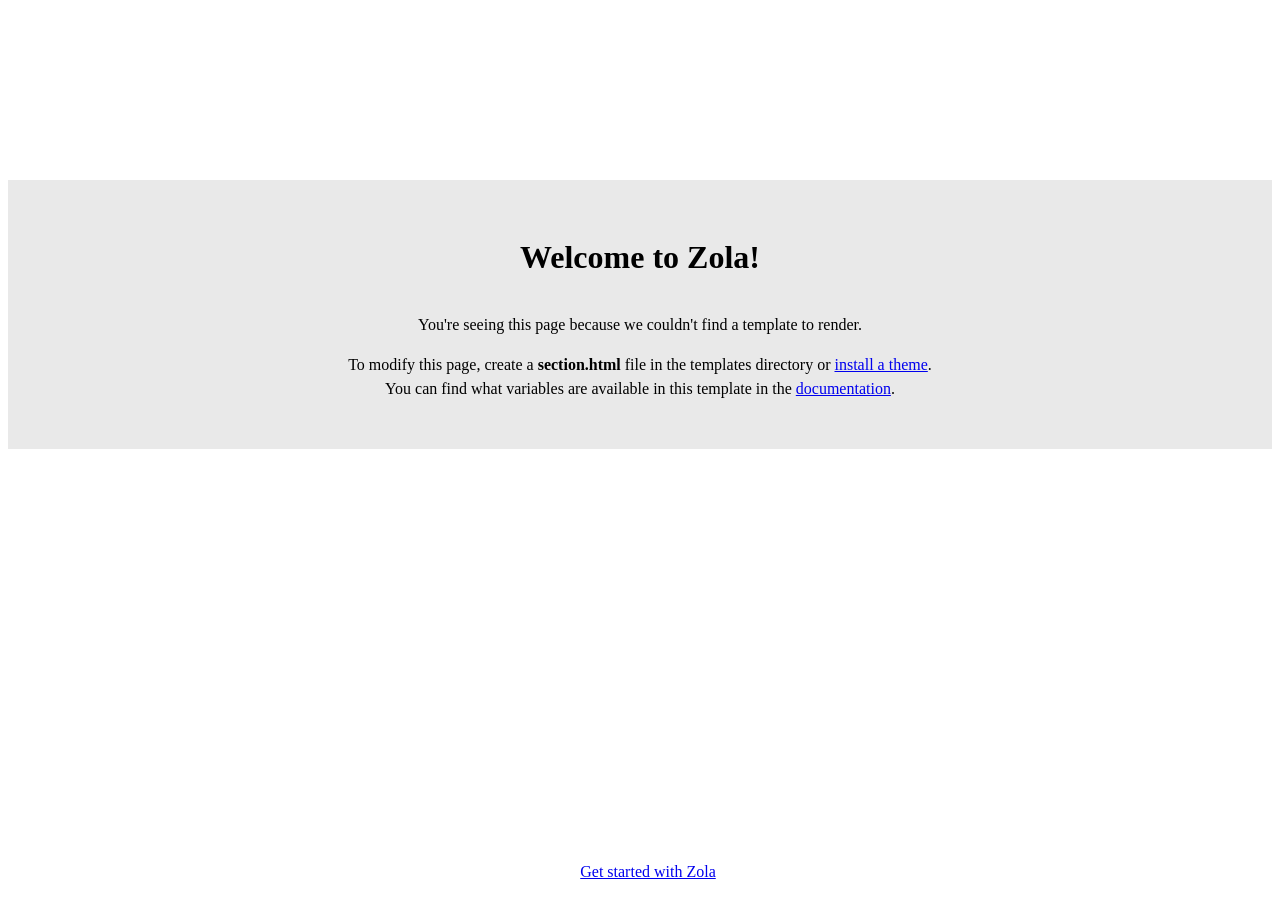
<file: assets/apps/index.html>
<html><head><title>Zola</title><body><div class=container><h1>Welcome to Zola!</h1><p>You're seeing this page because we couldn't find a template to render.<p>To modify this page, create a <b>section.html</b> file in the templates directory or <a href=https://www.getzola.org/documentation/themes/installing-and-using-themes/ target=_blank>install a theme</a>. <br> You can find what variables are available in this template in the <a href=https://www.getzola.org/documentation/templates/pages-sections/#section-variables target=_blank>documentation</a>.</div><footer><a href=https://www.getzola.org/documentation/getting-started/cli-usage/ target=_blank>Get started with Zola</a></footer><style>html{line-height:1.5}h1{margin-bottom:2rem}.container{text-align:center;background:#e9e9e9;margin-top:20vh;padding:2rem;font-family:"sans-serif"}footer{text-align:center;width:100%;position:fixed;bottom:1rem}</style>
</file>
